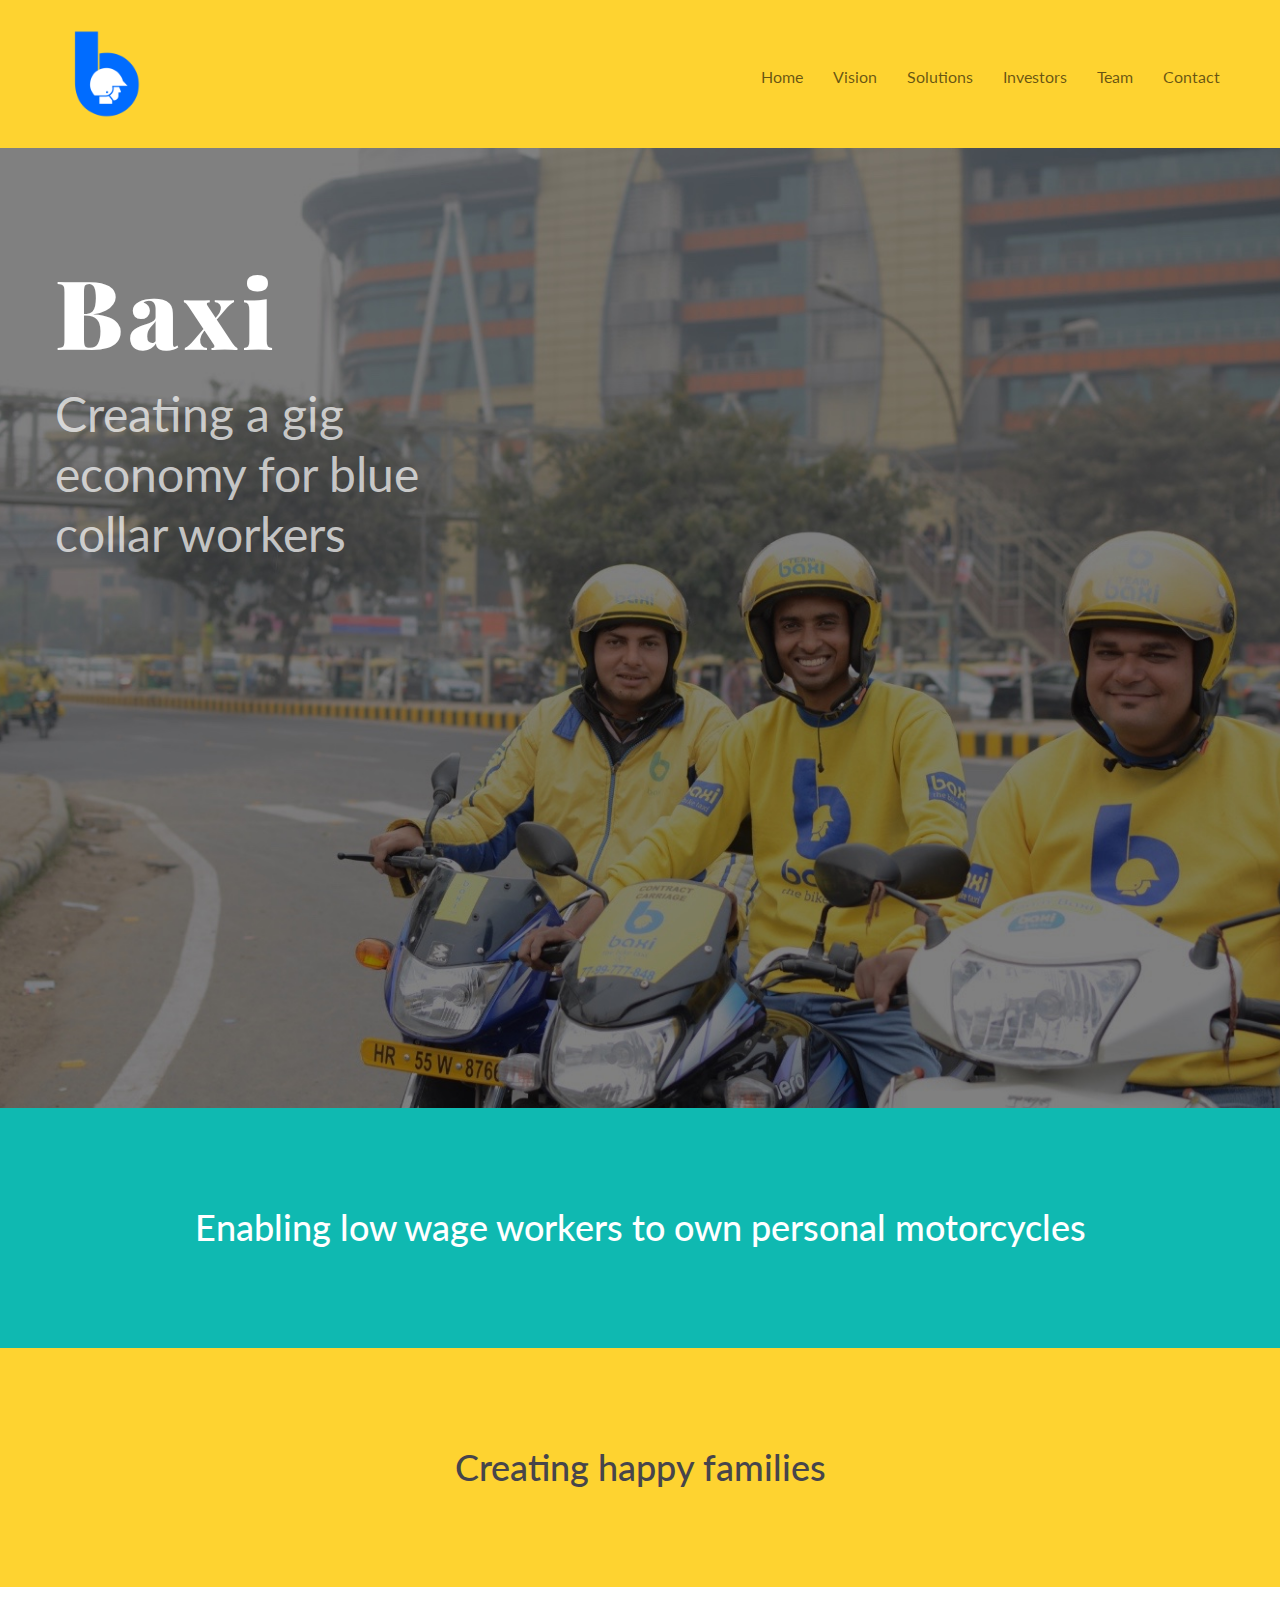
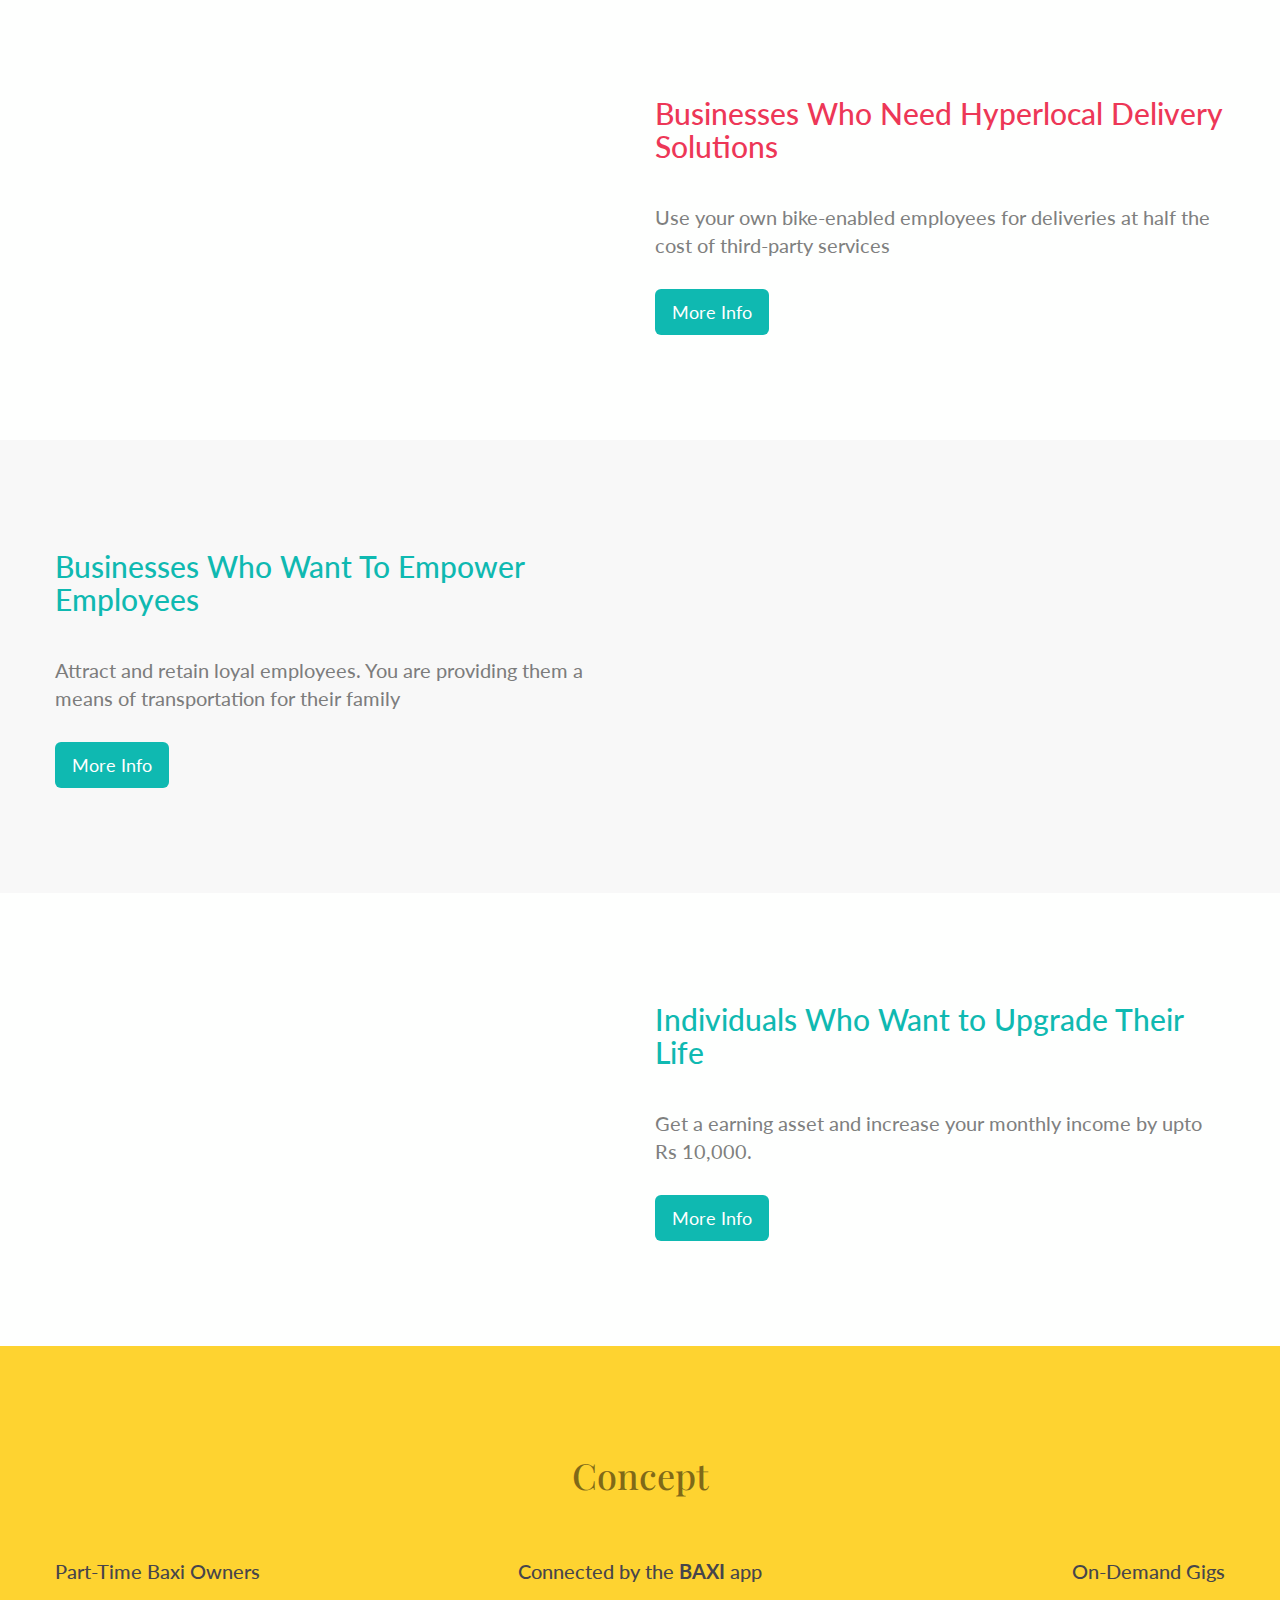
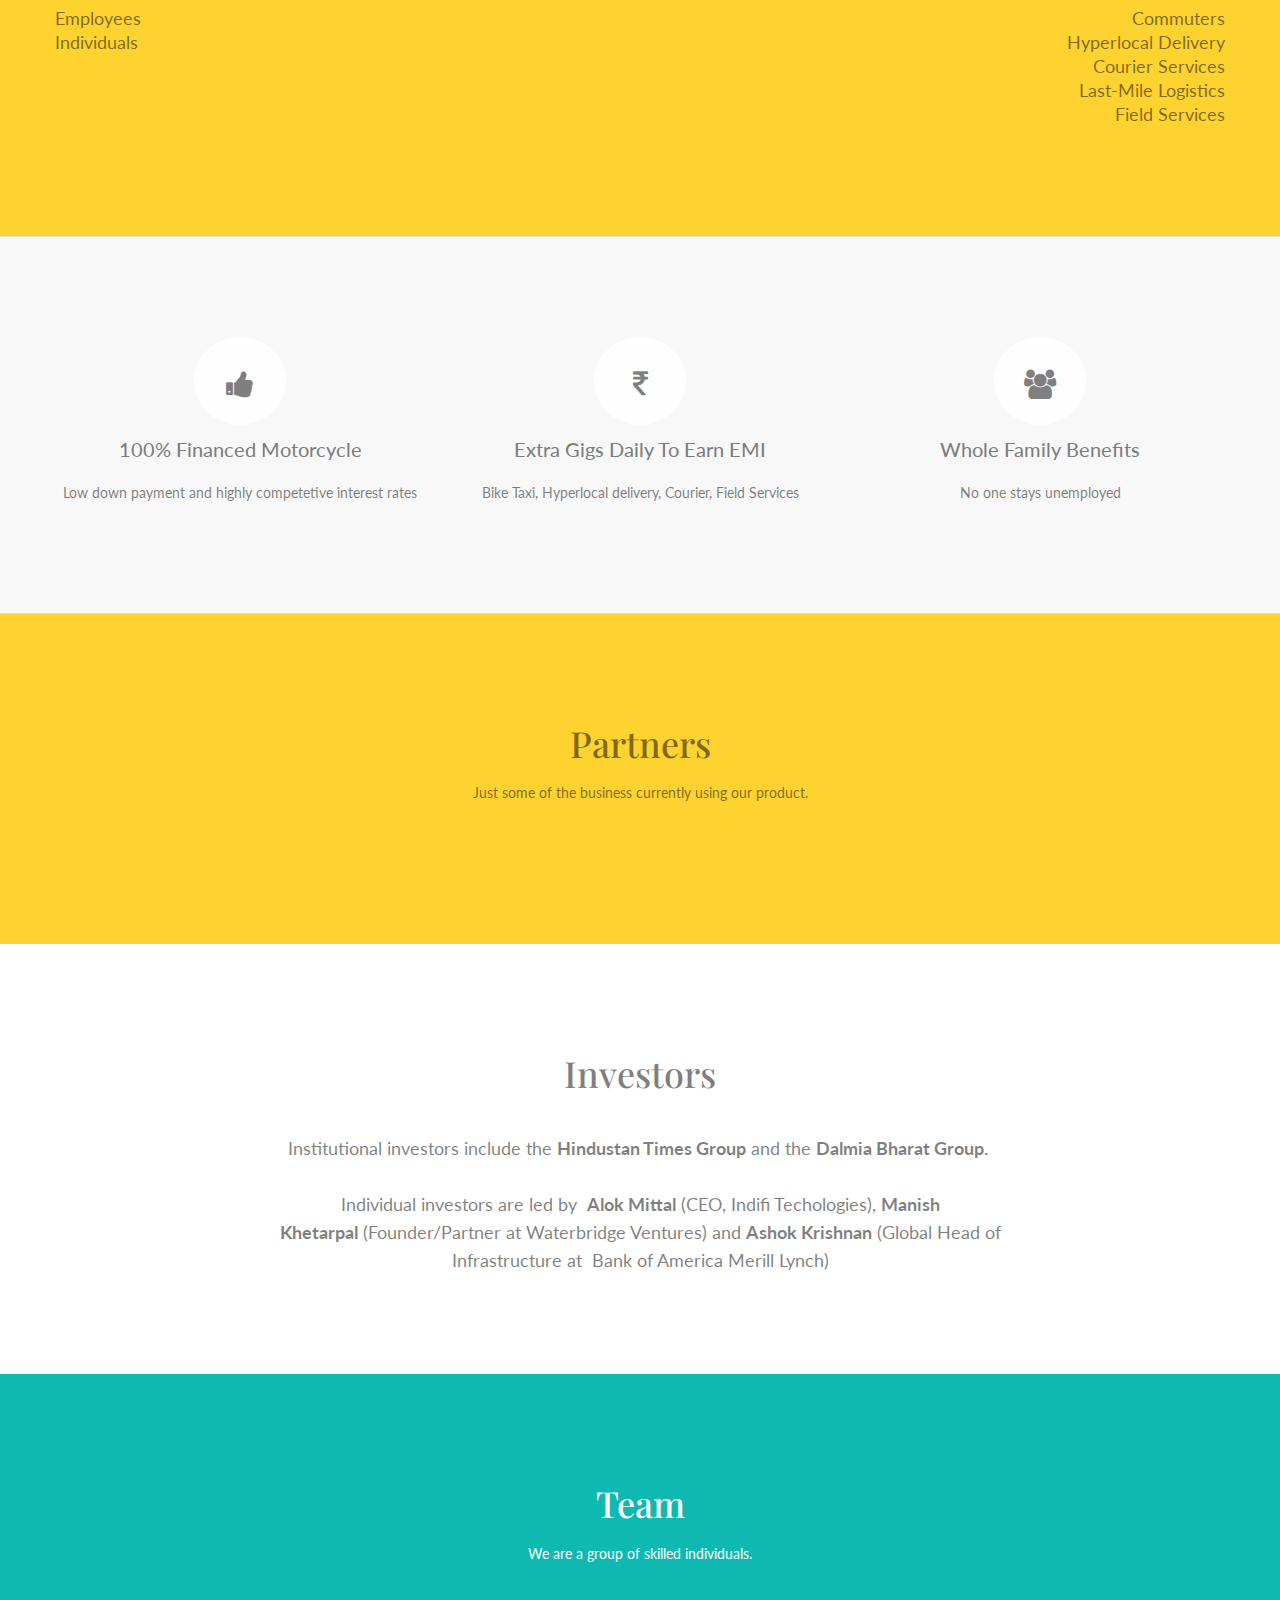
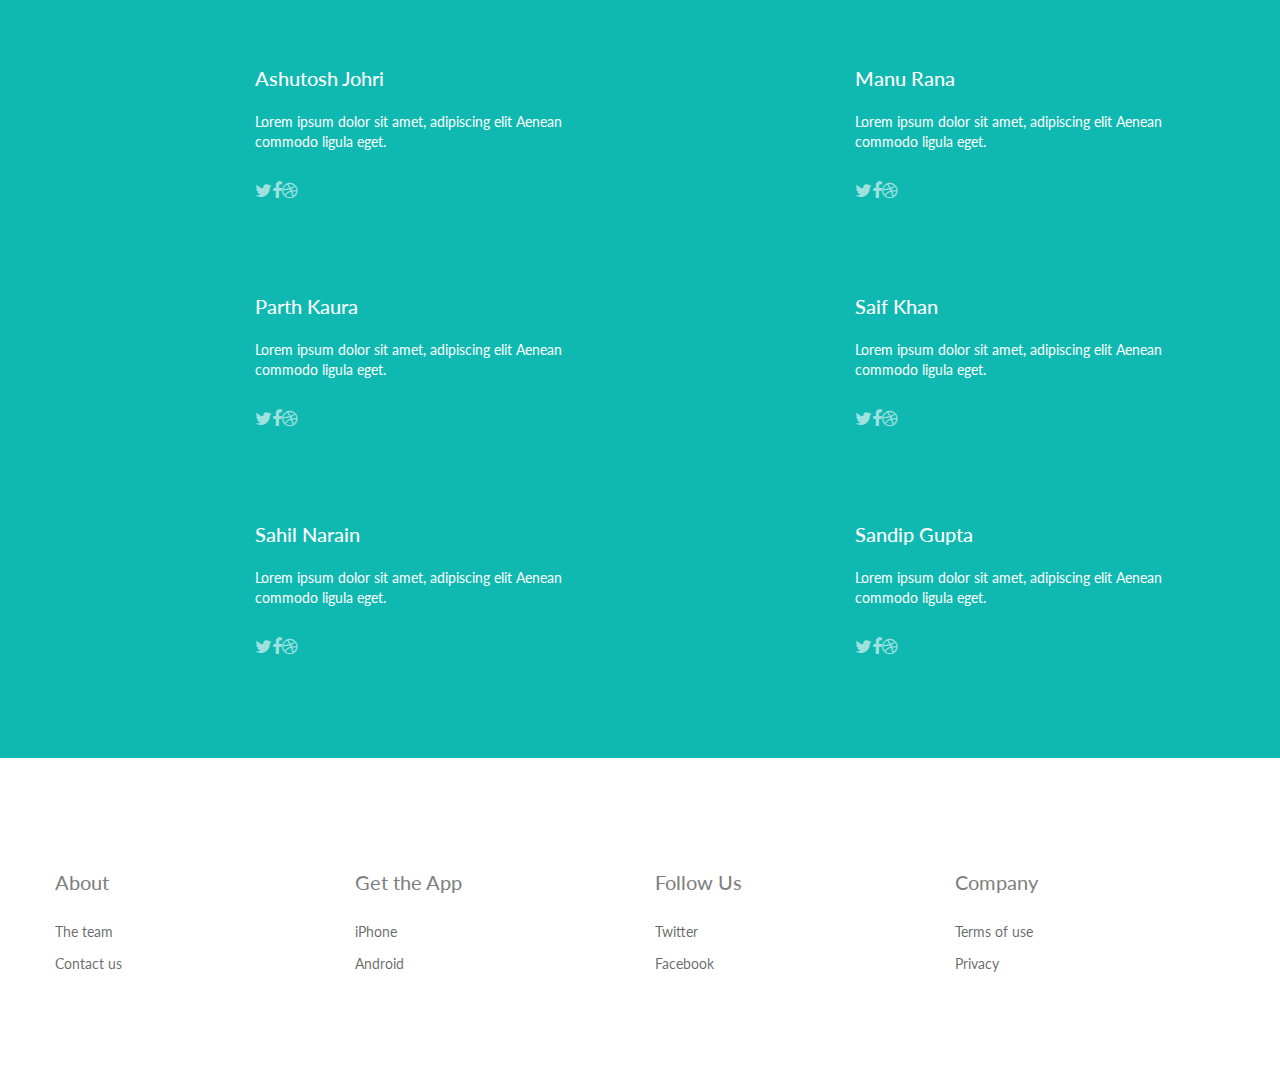
<file: index.html>
<!DOCTYPE html>
<html lang="Default">
  <head>
    <meta charset="utf-8" />
    <meta name="keywords" content="" />
    <meta name="description" content="" />
    <meta
      name="viewport"
      content="width=device-width, initial-scale=1.0, viewport-fit=cover"
    />
    <link rel="shortcut icon" type="image/png" href="favicon.png" />

    <link rel="stylesheet" type="text/css" href="./css/bootstrap.min.css" />
    <link rel="stylesheet" type="text/css" href="style.css" />
    <link rel="stylesheet" type="text/css" href="./css/font-awesome.min.css" />
    <link
      href="https://fonts.googleapis.com/css?family=Lato:100,300,400,700,900&amp;subset=latin,latin-ext"
      rel="stylesheet"
      type="text/css"
    />
    <link
      href="https://fonts.googleapis.com/css?family=Playfair+Display&amp;subset=latin,latin-ext"
      rel="stylesheet"
      type="text/css"
    />

    <script src="./js/jquery-2.1.0.min.js"></script>
    <script src="./js/bootstrap.min.js"></script>
    <script src="./js/blocs.min.js"></script>
    <script src="./js/lazysizes.min.js" defer></script>
    <title>Home</title>

    <!-- Google Analytics -->

    <!-- Google Analytics END -->
  </head>
  <body>
    <!-- Main container -->
    <div class="page-container">
      <!-- bloc-0 -->
      <div class="bloc bgc-sunglow l-bloc" id="bloc-0">
        <div class="container bloc-sm">
          <nav class="navbar row">
            <div class="navbar-header">
              <a class="navbar-brand" href="index.html"
                ><img src="img/b.png" alt="logo" height="100"
              /></a>
              <button
                id="nav-toggle"
                type="button"
                class="ui-navbar-toggle navbar-toggle"
                data-toggle="collapse"
                data-target=".navbar-1"
              >
                <span class="sr-only">Toggle navigation</span
                ><span class="icon-bar"></span><span class="icon-bar"></span
                ><span class="icon-bar"></span>
              </button>
            </div>
            <div class="navbar-collapse navbar-1 special-dropdown-nav collapse">
              <ul class="site-navigation nav navbar-nav">
                <li>
                  <a href="index.html">Home</a>
                </li>
                <li>
                  <a onclick="scrollToTarget('#bloc-vision')" id="pl-undefined"
                    >Vision</a
                  >
                </li>
                <li>
                  <a
                    onclick="scrollToTarget('#bloc-hyperlocal')"
                    id="pl-undefined"
                    >Solutions</a
                  >
                </li>
                <li>
                  <a
                    id="pl-undefined"
                    onclick="scrollToTarget('#bloc-investors')"
                    >Investors</a
                  >
                </li>
                <li>
                  <a onclick="scrollToTarget('#bloc-team')" id="pl-undefined"
                    >Team</a
                  >
                </li>
                <li>
                  <a href="index.html">Contact</a>
                </li>
              </ul>
            </div>
          </nav>
        </div>
      </div>
      <!-- bloc-0 END -->

      <!-- bloc-1 -->
      <div
        class="bloc hero bgc-white bg-DSC-3750-small-darker d-bloc"
        id="bloc-1"
      >
        <div class="container bloc-lg">
          <div class="row">
            <div class="col-sm-4">
              <h1 class="mg-md header-text">
                Baxi
              </h1>
              <p class="sub-header-text">
                Creating a gig economy for blue collar workers
              </p>
            </div>
            <div class="col-sm-4">
              <div class="divvy"></div>
            </div>
            <div class="col-sm-4"></div>
          </div>
        </div>
      </div>
      <!-- bloc-1 END -->

      <!-- bloc-vision -->
      <div class="bloc bgc-tiffany-blue d-bloc" id="bloc-vision">
        <div class="container bloc-lg">
          <div class="row">
            <div class="col-sm-12">
              <h2 class="text-center mg-clear tc-white">
                Enabling low wage workers to own personal motorcycles<br />
              </h2>
            </div>
          </div>
        </div>
      </div>
      <!-- bloc-vision END -->

      <!-- bloc-3 -->
      <div class="bloc bgc-sunglow l-bloc" id="bloc-3">
        <div class="container bloc-lg">
          <div class="row">
            <div class="col-sm-12">
              <h2 class="text-center mg-clear tc-outer-space">
                Creating happy families<br />
              </h2>
            </div>
          </div>
        </div>
      </div>
      <!-- bloc-3 END -->

      <!-- bloc-hyperlocal -->
      <div class="bloc bgc-white l-bloc" id="bloc-hyperlocal">
        <div class="container bloc-lg">
          <div class="row">
            <div class="col-sm-6">
              <img
                src="img/lazyload-ph.png"
                data-src="img/undraw_mail1_uab6.png"
                class="center-block img-responsive lazyload"
              />
            </div>
            <div class="col-sm-6">
              <h2 class="mg-lg tc-amaranth">
                Businesses Who Need Hyperlocal Delivery Solutions
              </h2>
              <h3 class="mg-sm bottom-pad">
                Use your own bike-enabled employees for deliveries at half the
                cost of third-party services
              </h3>
              <a href="index.html" class="btn btn-lg btn-tiffany-blue"
                >More Info</a
              >
            </div>
          </div>
        </div>
      </div>
      <!-- bloc-hyperlocal END -->

      <!-- bloc-employees -->
      <div class="bloc l-bloc bgc-white-smoke" id="bloc-employees">
        <div class="container bloc-lg">
          <div class="row">
            <div class="col-sm-6 col-sm-push-6">
              <img
                src="img/lazyload-ph.png"
                data-src="img/undraw_fans_gr54.png"
                class="img-responsive lazyload"
              />
            </div>
            <div class="col-sm-6 col-sm-pull-6">
              <h2 class="mg-lg tc-tiffany-blue">
                Businesses Who Want To Empower Employees
              </h2>
              <h3 class="mg-sm bottom-pad">
                Attract and retain loyal employees. You are providing them a
                means of transportation for their family
              </h3>
              <a href="index.html" class="btn btn-lg btn-tiffany-blue"
                >More Info</a
              >
            </div>
          </div>
        </div>
      </div>
      <!-- bloc-employees END -->

      <!-- bloc-individual -->
      <div class="bloc bgc-white l-bloc" id="bloc-individual">
        <div class="container bloc-lg">
          <div class="row">
            <div class="col-sm-6">
              <img
                src="img/lazyload-ph.png"
                data-src="img/undraw_eating_together_tjhx.png"
                class="center-block img-responsive lazyload"
              />
            </div>
            <div class="col-sm-6">
              <h2 class="mg-lg tc-tiffany-blue">
                Individuals Who Want to Upgrade Their Life
              </h2>
              <h3 class="mg-sm bottom-pad">
                Get a earning asset and increase your monthly income by upto Rs
                10,000.
              </h3>
              <a href="index.html" class="btn btn-lg btn-tiffany-blue"
                >More Info</a
              >
            </div>
          </div>
        </div>
      </div>
      <!-- bloc-individual END -->

      <!-- bloc-7 -->
      <div class="bloc bgc-sunglow l-bloc" id="bloc-7">
        <div class="container bloc-lg">
          <div class="row">
            <div class="col-sm-12">
              <h1 class="mg-md centered">
                Concept
              </h1>
            </div>
          </div>
          <div class="row voffset">
            <div class="col-sm-4">
              <h3 class="mg-md tc-outer-space">
                Part-Time Baxi Owners
              </h3>
              <p class="text-left">Employees <br />Individuals</p>
            </div>
            <div class="col-sm-4">
              <h3 class="mg-md text-center tc-outer-space">
                Connected by the&nbsp;<strong>BAXI</strong> app
              </h3>
              <img
                src="img/lazyload-ph.png"
                data-src="img/undraw_confirmed_81ex_2.png"
                class="img-responsive lazyload"
              />
            </div>
            <div class="col-sm-4">
              <h3 class="mg-md text-right tc-outer-space">
                On-Demand Gigs
              </h3>
              <p class="text-right">
                Commuters <br />Hyperlocal Delivery <br />Courier Services
                <br />Last-Mile Logistics <br />Field Services
              </p>
            </div>
          </div>
        </div>
      </div>
      <!-- bloc-7 END -->

      <!-- bloc-8 -->
      <div class="bloc b-divider bgc-white-smoke l-bloc" id="bloc-8">
        <div class="container bloc-lg">
          <div class="row">
            <div class="col-sm-4">
              <div class="text-center">
                <span class="fa fa-thumbs-up icon-round icon-md icon"></span>
              </div>
              <h3 class="text-center mg-md">
                100% Financed Motorcycle
              </h3>
              <p class="text-center">
                Low down payment and highly competetive interest rates
              </p>
            </div>
            <div class="col-sm-4">
              <div class="text-center">
                <span class="fa fa-inr icon-round icon-md icon"></span>
              </div>
              <h3 class="text-center mg-md">
                Extra Gigs Daily To Earn EMI
              </h3>
              <p class="text-center">
                Bike Taxi, Hyperlocal delivery, Courier, Field Services
              </p>
            </div>
            <div class="col-sm-4">
              <div class="text-center">
                <span class="fa fa-users icon-round icon-md icon"></span>
              </div>
              <h3 class="text-center mg-md">
                Whole Family Benefits
              </h3>
              <p class="text-center">
                No one stays unemployed
              </p>
            </div>
          </div>
        </div>
      </div>
      <!-- bloc-8 END -->

      <!-- bloc-9 -->
      <div class="bloc bgc-sunglow l-bloc" id="bloc-9">
        <div class="container bloc-lg">
          <div class="row">
            <div class="col-sm-12">
              <h1 class="text-center mg-md">
                Partners
              </h1>
              <p class="text-center">
                Just some of the business currently using our product.
              </p>
            </div>
          </div>
          <div class="row voffset">
            <div class="col-sm-3">
              <img
                src="img/lazyload-ph.png"
                data-src="img/google.png"
                class="img-responsive center-block lazyload"
              />
            </div>
            <div class="col-sm-3">
              <img
                src="img/lazyload-ph.png"
                data-src="img/facebook.png"
                class="img-responsive center-block lazyload"
              />
            </div>
            <div class="col-sm-3">
              <img
                src="img/lazyload-ph.png"
                data-src="img/stripe.png"
                class="img-responsive center-block lazyload"
              />
            </div>
            <div class="col-sm-3">
              <img
                src="img/lazyload-ph.png"
                data-src="img/yahoo.png"
                class="img-responsive center-block lazyload"
              />
            </div>
          </div>
        </div>
      </div>
      <!-- bloc-9 END -->

      <!-- bloc-investors -->
      <div class="bloc bgc-white l-bloc" id="bloc-investors">
        <div class="container bloc-lg">
          <div class="row">
            <div class="col-xs-12 col-md-8 col-md-offset-2">
              <h1 class="centered mg-lg">
                Investors
              </h1>
              <p class="text-center mg-clear">
                Institutional investors include the
                <strong>Hindustan Times Group</strong> and the
                <strong>Dalmia Bharat Group.</strong>&nbsp; <br />
                <br />Individual investors are led by &nbsp;<strong
                  >Alok Mittal</strong
                >&nbsp;(CEO, Indifi Techologies),
                <strong>Manish Khetarpal</strong>&nbsp;(Founder/Partner at
                Waterbridge Ventures) and
                <strong>Ashok Krishnan</strong> (Global Head of Infrastructure
                at &nbsp;Bank of America Merill Lynch)<br />
              </p>
            </div>
          </div>
        </div>
      </div>
      <!-- bloc-investors END -->

      <!-- bloc-team -->
      <div class="bloc bgc-tiffany-blue d-bloc white" id="bloc-team">
        <div class="container bloc-lg">
          <div class="row">
            <div class="col-sm-12">
              <h1 class="text-center mg-md">
                Team
              </h1>
              <p class="sub-heading text-center">
                We are a group of skilled individuals.
              </p>
            </div>
          </div>
          <div class="row voffset-lg">
            <div class="col-sm-2">
              <img
                src="img/lazyload-ph.png"
                data-src="img/placeholder-user.png"
                class="img-responsive img-circle center-block blocs-team-avatar lazyload"
              />
            </div>
            <div class="col-sm-4">
              <h3 class="mg-md">
                Ashutosh Johri
              </h3>
              <p class="blocs-team-details">
                Lorem ipsum dolor sit amet, adipiscing elit Aenean commodo
                ligula eget.
              </p>
              <br /><a href="index.html" target="_blank"
                ><span
                  class="fa fa-twitter icon-sm blocs-team-first-social"
                ></span></a
              ><a href="index.html" target="_blank"
                ><span class="fa fa-facebook icon-sm"></span></a
              ><a href="index.html" target="_blank"
                ><span class="fa fa-dribbble icon-sm"></span
              ></a>
            </div>
            <div class="col-sm-2">
              <img
                src="img/lazyload-ph.png"
                data-src="img/placeholder-user.png"
                class="img-responsive img-circle center-block blocs-team-avatar lazyload"
              />
            </div>
            <div class="col-sm-4">
              <h3 class="mg-md">
                Manu Rana
              </h3>
              <p class="blocs-team-details">
                Lorem ipsum dolor sit amet, adipiscing elit Aenean commodo
                ligula eget.
              </p>
              <br /><a href="index.html" target="_blank"
                ><span
                  class="fa fa-twitter icon-sm blocs-team-first-social"
                ></span></a
              ><a href="index.html" target="_blank"
                ><span class="fa fa-facebook icon-sm"></span></a
              ><a href="index.html" target="_blank"
                ><span class="fa fa-dribbble icon-sm"></span
              ></a>
            </div>
          </div>
          <div class="row voffset-lg">
            <div class="col-sm-2">
              <img
                src="img/lazyload-ph.png"
                data-src="img/placeholder-user.png"
                class="img-responsive img-circle center-block blocs-team-avatar lazyload"
              />
            </div>
            <div class="col-sm-4">
              <h3 class="mg-md">
                Parth Kaura
              </h3>
              <p class="blocs-team-details">
                Lorem ipsum dolor sit amet, adipiscing elit Aenean commodo
                ligula eget.
              </p>
              <br /><a href="index.html" target="_blank"
                ><span
                  class="fa fa-twitter icon-sm blocs-team-first-social"
                ></span></a
              ><a href="index.html" target="_blank"
                ><span class="fa fa-facebook icon-sm"></span></a
              ><a href="index.html" target="_blank"
                ><span class="fa fa-dribbble icon-sm"></span
              ></a>
            </div>
            <div class="col-sm-2">
              <img
                src="img/lazyload-ph.png"
                data-src="img/placeholder-user.png"
                class="img-responsive img-circle center-block blocs-team-avatar lazyload"
              />
            </div>
            <div class="col-sm-4">
              <h3 class="mg-md">
                Saif Khan
              </h3>
              <p class="blocs-team-details">
                Lorem ipsum dolor sit amet, adipiscing elit Aenean commodo
                ligula eget.
              </p>
              <br /><a href="index.html" target="_blank"
                ><span
                  class="fa fa-twitter icon-sm blocs-team-first-social"
                ></span></a
              ><a href="index.html" target="_blank"
                ><span class="fa fa-facebook icon-sm"></span></a
              ><a href="index.html" target="_blank"
                ><span class="fa fa-dribbble icon-sm"></span
              ></a>
            </div>
          </div>
          <div class="row voffset-lg voffset">
            <div class="col-sm-2">
              <img
                src="img/lazyload-ph.png"
                data-src="img/placeholder-user.png"
                class="img-responsive img-circle center-block blocs-team-avatar lazyload"
              />
            </div>
            <div class="col-sm-4">
              <h3 class="mg-md">
                Sahil Narain
              </h3>
              <p class="blocs-team-details">
                Lorem ipsum dolor sit amet, adipiscing elit Aenean commodo
                ligula eget.
              </p>
              <br /><a href="index.html" target="_blank"
                ><span
                  class="fa fa-twitter icon-sm blocs-team-first-social"
                ></span></a
              ><a href="index.html" target="_blank"
                ><span class="fa fa-facebook icon-sm"></span></a
              ><a href="index.html" target="_blank"
                ><span class="fa fa-dribbble icon-sm"></span
              ></a>
            </div>
            <div class="col-sm-2">
              <img
                src="img/lazyload-ph.png"
                data-src="img/placeholder-user.png"
                class="img-responsive img-circle center-block blocs-team-avatar lazyload"
              />
            </div>
            <div class="col-sm-4">
              <h3 class="mg-md">
                Sandip Gupta
              </h3>
              <p class="blocs-team-details">
                Lorem ipsum dolor sit amet, adipiscing elit Aenean commodo
                ligula eget.
              </p>
              <br /><a href="index.html" target="_blank"
                ><span
                  class="fa fa-twitter icon-sm blocs-team-first-social"
                ></span></a
              ><a href="index.html" target="_blank"
                ><span class="fa fa-facebook icon-sm"></span></a
              ><a href="index.html" target="_blank"
                ><span class="fa fa-dribbble icon-sm"></span
              ></a>
            </div>
          </div>
        </div>
      </div>
      <!-- bloc-team END -->

      <!-- ScrollToTop Button -->
      <a class="bloc-button btn btn-d scrollToTop" onclick="scrollToTarget('1')"
        ><span class="fa fa-chevron-up"></span
      ></a>
      <!-- ScrollToTop Button END-->

      <!-- Footer - bloc-12 -->
      <div class="bloc bgc-white l-bloc" id="bloc-12">
        <div class="container bloc-lg">
          <div class="row">
            <div class="col-sm-3">
              <h3 class="mg-md bloc-mob-center-text">
                About
              </h3>
              <a href="index.html" class="a-btn a-block bloc-mob-center-text"
                >The team</a
              ><a href="index.html" class="a-btn a-block bloc-mob-center-text"
                >Contact us</a
              >
            </div>
            <div class="col-sm-3">
              <h3 class="mg-md bloc-mob-center-text">
                Get the App
              </h3>
              <a href="index.html" class="a-btn a-block bloc-mob-center-text"
                >iPhone</a
              ><a href="index.html" class="a-btn a-block bloc-mob-center-text"
                >Android</a
              >
            </div>
            <div class="col-sm-3">
              <h3 class="mg-md bloc-mob-center-text">
                Follow Us
              </h3>
              <a href="index.html" class="a-btn a-block bloc-mob-center-text"
                >Twitter</a
              ><a href="index.html" class="a-btn a-block bloc-mob-center-text"
                >Facebook</a
              >
            </div>
            <div class="col-sm-3">
              <h3 class="mg-md bloc-mob-center-text">
                Company
              </h3>
              <a href="index.html" class="a-btn a-block bloc-mob-center-text"
                >Terms of use</a
              ><a href="index.html" class="a-btn a-block bloc-mob-center-text"
                >Privacy</a
              >
            </div>
          </div>
        </div>
      </div>
      <!-- Footer - bloc-12 END -->
    </div>
    <!-- Main container END -->

    <!-- Preloader -->
    <div id="page-loading-blocs-notifaction"></div>
    <!-- Preloader END -->
  </body>
</html>
</file>
<file: style.css>
/*-----------------------------------------------------------------------------------
	    site2
        Built with Blocs
-----------------------------------------------------------------------------------*/

body{
	margin:0;
	padding:0;
    background:#FFF;
    overflow-x:hidden;
    -webkit-font-smoothing: antialiased;
    -moz-osx-font-smoothing: grayscale;
}
a,button{transition: all .3s ease-in-out;outline: none!important;} /* Prevent ugly blue glow on chrome and safari */
a:hover{text-decoration: none; cursor:pointer;}

#page-loading-blocs-notifaction{position: fixed;top: 0;bottom: 0;width: 100%;z-index:100000;background:#FFFFFF url("img/pageload-spinner.gif") no-repeat center center;}

/* = Blocs
-------------------------------------------------------------- */

.bloc{
	width:100%;
	clear:both;
	background: 50% 50% no-repeat;
	padding:0 50px;
	-webkit-background-size: cover;
	-moz-background-size: cover;
	-o-background-size: cover;
	background-size: cover;
	position:relative;
}
.bloc .container{
	padding-left:0;
	padding-right:0;
}


/* Sizes */

.bloc-lg{
	padding:100px 50px;
}
.bloc-sm{
	padding:20px 50px;
}


/* Dark theme */

.d-bloc{
	color:rgba(255,255,255,.7);
}
.d-bloc button:hover{
	color:rgba(255,255,255,.9);
}
.d-bloc .icon-round,.d-bloc .icon-square,.d-bloc .icon-rounded,.d-bloc .icon-semi-rounded-a,.d-bloc .icon-semi-rounded-b{
	border-color:rgba(255,255,255,.9);
}
.d-bloc .divider-h span{
	border-color:rgba(255,255,255,.2);
}
.d-bloc .a-btn,.d-bloc .navbar a,.d-bloc .navbar-brand, .d-bloc a .icon-sm, .d-bloc a .icon-md, .d-bloc a .icon-lg, .d-bloc a .icon-xl, .d-bloc h1 a, .d-bloc h2 a, .d-bloc h3 a, .d-bloc h4 a, .d-bloc h5 a, .d-bloc h6 a, .d-bloc p a{
	color:rgba(255,255,255,.6);
}
.d-bloc .a-btn:hover,.d-bloc .navbar a:hover,.d-bloc .navbar-brand:hover,.d-bloc a:hover .icon-sm, .d-bloc a:hover .icon-md, .d-bloc a:hover .icon-lg, .d-bloc a:hover .icon-xl, .d-bloc h1 a:hover, .d-bloc h2 a:hover, .d-bloc h3 a:hover, .d-bloc h4 a:hover, .d-bloc h5 a:hover, .d-bloc h6 a:hover, .d-bloc p a:hover{
	color:rgba(255,255,255,1);
}
.d-bloc .navbar-toggle .icon-bar{
	background:rgba(255,255,255,1);
}
.d-bloc .btn-wire,.d-bloc .btn-wire:hover{
	color:rgba(255,255,255,1);
	border-color:rgba(255,255,255,1);
}
.d-bloc .panel{
	color:rgba(0,0,0,.5);
}
.d-bloc .panel button:hover{
	color:rgba(0,0,0,.7);
}
.d-bloc .panel icon{
	border-color:rgba(0,0,0,.7);
}
.d-bloc .panel .divider-h span{
	border-color:rgba(0,0,0,.1);
}
.d-bloc .panel .a-btn{
	color:rgba(0,0,0,.6);
}
.d-bloc .panel .a-btn:hover{
	color:rgba(0,0,0,1);
}
.d-bloc .panel .btn-wire, .d-bloc .panel .btn-wire:hover{
	color:rgba(0,0,0,.7);
	border-color:rgba(0,0,0,.3);
}


/* Light theme */

.d-bloc .panel,.l-bloc{
	color:rgba(0,0,0,.5);
}
.d-bloc .panel button:hover,.l-bloc button:hover{
	color:rgba(0,0,0,.7);
}
.l-bloc .icon-round,.l-bloc .icon-square,.l-bloc .icon-rounded,.l-bloc .icon-semi-rounded-a,.l-bloc .icon-semi-rounded-b{
	border-color:rgba(0,0,0,.7);
}
.d-bloc .panel .divider-h span,.l-bloc .divider-h span{
	border-color:rgba(0,0,0,.1);
}
.d-bloc .panel .a-btn,.l-bloc .a-btn,.l-bloc .navbar a,.l-bloc .navbar-brand,.l-bloc a .icon-sm, .l-bloc a .icon-md, .l-bloc a .icon-lg, .l-bloc a .icon-xl, .l-bloc h1 a, .l-bloc h2 a, .l-bloc h3 a, .l-bloc h4 a, .l-bloc h5 a, .l-bloc h6 a, .l-bloc p a{
	color:rgba(0,0,0,.6);
}
.d-bloc .panel .a-btn:hover,.l-bloc .a-btn:hover,.l-bloc .navbar a:hover, .l-bloc .navbar-brand:hover, .l-bloc a:hover .icon-sm, .l-bloc a:hover .icon-md, .l-bloc a:hover .icon-lg, .l-bloc a:hover .icon-xl, .l-bloc h1 a:hover, .l-bloc h2 a:hover, .l-bloc h3 a:hover, .l-bloc h4 a:hover, .l-bloc h5 a:hover, .l-bloc h6 a:hover, .l-bloc p a:hover{
	color:rgba(0,0,0,1);
}
.l-bloc .navbar-toggle .icon-bar{
	color:rgba(0,0,0,.6);
}
.d-bloc .panel .btn-wire,.d-bloc .panel .btn-wire:hover,.l-bloc .btn-wire,.l-bloc .btn-wire:hover{
	color:rgba(0,0,0,.7);
	border-color:rgba(0,0,0,.3);
}

/* Row Margin Offsets */

.voffset{
	margin-top:30px;
}
.voffset-lg{
	margin-top:80px;
}
/* Dividers */

.b-divider{
	border-top:1px solid rgba(0,0,0,.1);
	border-bottom:1px solid rgba(0,0,0,.1);
}

/* Bloc text custom styling */

#bloc-1 p{
	font-family: Lato;
	font-weight: 400;
	line-height: 60px;
}
#bloc-vision h2{
	font-size: 36px;
}
#bloc-3 h2{
	font-size: 36px;
}
#bloc-7 p{
	font-size: 18px;
	line-height: 24px;
}
#bloc-7 h3{
	line-height: 30px;
}
#bloc-investors p{
	font-size: 18px;
	line-height: 28px;
}

/* = NavBar
-------------------------------------------------------------- */

.navbar{
	margin-bottom: 0;
	z-index:1;
}
.navbar-brand{
	height:auto;
	padding:3px 15px;
	font-size:25px;
	font-weight:normal;
	font-weight:600;
	line-height:44px;
}
.navbar-brand img{
	max-height: 200px;
	margin: 0 5px 0 0;
	display:inline;
}
.navbar-brand img[src$=svg]{
	min-width:100px;
}
.nav-center .navbar-brand img{
	margin:0;
}
.navbar .nav{
	padding-top: 2px;
	margin-right: -16px;
	float:right;
	z-index:1;
}
.nav > li{
	float:left;
	margin-top:4px;
	font-size:16px;
}
.navbar-nav .open .dropdown-menu > li > a{
	text-align: inherit;
}
.nav > li a:hover, .nav > li a:focus{
	background:transparent;
}
.navbar-toggle{
	margin: 10px 10px 0 0;
	border: 0px;
}
.navbar-toggle:hover{
	background:transparent!important;
}
.navbar-toggle .icon-bar{
	background-color: rgba(0,0,0,.5);
	width: 26px;
}
 /* Inverted navbar */

.nav-invert .navbar .nav{
	float:left;
}
.nav-invert .navbar-header, .nav-invert .navbar-brand{
	float:right;
	position:relative;
	z-index:2;
}
@media (min-width: 768px){
	.site-navigation{
		position:absolute;
		top:50%;
		right:20px;
		transform:translate(0, -50%);
		-webkit-transform:translateY(-50%);
	}
	.nav > li .dropdown-menu a,.nav > li .dropdown-menu a:hover{
		color:#484848;
	}
	.nav-invert .site-navigation{
		left:0;
		right:0;
	}
	.nav-center{
		text-align:center;
	}
	.nav-center .navbar-header{
		width:100%;
	}
	.nav-center .navbar-header, .nav-center .navbar-brand, .nav-center .nav > li{
		float: none;
		display:inline-block;
	}
	.nav-center .site-navigation{
		position:relative;
		width:100%;
		right:0;
		margin-right:0px;
		margin-top:20px;
	}
.nav-center.mini-nav .navbar-toggle{
	float:none;
	margin: 10px auto 0;
	}
}
.nav > li > .dropdown a{
	background: none!important;
	display: block;
	padding: 14px 15px;
}

nav .caret{
	margin: 0 5px;
}
/* Dropdown Menus SubMenu */
	.dropdown-menu .dropdown-menu{
	top:-8px;
	left:100%;
}
.dropdown-menu .dropmenu-flow-right{
	top:100%;
	left:0;
	margin-left: -1px;
	border-top-left-radius: 0;
	border-top-right-radius: 0;
}
.dropdown-menu .dropdown span{
	border: 4px solid black;
	border-top-color:transparent;
	border-right-color:transparent;
	border-bottom-color:transparent;
	margin: 6px -5px 0 0!important;
	float: right;
}

/* = Bric adjustment margins
-------------------------------------------------------------- */

.mg-clear{
	margin:0;
}
.mg-sm{
	margin-top:10px;
	margin-bottom:5px;
}
.mg-md{
	margin-top:10px;
	margin-bottom:20px;
}
.mg-lg{
	margin-top:10px;
	margin-bottom:40px;
}

/* = Buttons
-------------------------------------------------------------- */

.btn{
	margin: 0 5px 5px 0;
}
.btn.pull-right{
	margin: 0 0 5px 5px;
}
.btn-d,.btn-d:hover,.btn-d:focus{
	color:#FFF;
	background:rgba(0,0,0,.3);
}

/* Prevent ugly blue glow on chrome and safari */
button{
	outline: none!important;
}

.a-btn{
	padding: 6px 10px 6px 0;
	line-height: 1.42857143;
	display:inline-block;
}
.text-center .a-btn{
	padding: 6px 0;
}
.a-block{
	width:100%;
	text-align:left;
}
.text-center .a-block{
	text-align:center;
}

/* = Icons
-------------------------------------------------------------- */
.icon-sm{
	font-size:18px!important;
}
.icon-md{
	font-size:30px!important;
}
.icon-round{
	margin:0 auto;
	border:2px solid transparent;
	border-radius: 50%;
	padding: 32px 30px 26px 30px;
	min-width:80px;
}
.icon-round.icon-md,.icon-square.icon-md,.icon-rounded.icon-md{
	min-width: 92px;
}
.icon-round.icon-lg,.icon-square.icon-lg,.icon-rounded.icon-lg{
	min-width: 122px;
}
.icon-round.icon-xl,.icon-square.icon-xl,.icon-rounded.icon-xl{
	min-width: 162px;
}




.panel-sq, .panel-sq .panel-heading, .panel-sq .panel-footer{
	border-radius:0;
}
.panel-rd{
	border-radius:30px;
}
.panel-rd .panel-heading{
	border-radius:29px 29px 0 0;
}
.panel-rd .panel-footer{
	border-radius:0 0 29px 29px;
}





/* ScrollToTop button */

.scrollToTop{
	width:40px;
	height:40px;
	position:fixed;
	bottom:20px;
	right:20px;
	opacity: 0;
	z-index: 500;
	transition: all .3s ease-in-out;
}
.scrollToTop span{
	margin-top: 6px;
}
.showScrollTop{
	font-size: 14px;
	opacity: 1;
}

/* = Custom Styling
-------------------------------------------------------------- */

h1,h2,h3,h4,h5,h6,p,label,.btn,a{
	font-family:"Lato";
}
.container{
	max-width:1170px;
}
.hero{
	height:960px;
	background-repeat:repeat;
	background-color:transparent;
}
.hero:hover{
}
.header-text{
	font-size:96px;
	color:#FFFFFF!important;
	background-color:transparent;
	font-weight:900;
	text-transform:none;
	letter-spacing:5px;
}
.sub-header-text{
	font-size:48px;
}
.bloc-group-text-vc{
	font-size:50px;
	margin-top:20%;
}
.bottom-pad{
	margin-bottom:30px;
}
.statement-bloc-text{
	line-height:38px;
	font-style:italic;
	font-size:28px;
	text-align:center;
	font-weight:lighter;
}
.centered{
	text-align:center;
}
.white{
	color:#FEFFFE!important;
}
.device-bloc-text-vc{
	font-size:50px;
}
h1{
	font-family:"Playfair Display";
}
.border{
	border-style:solid;
	border-width:1px 1px 1px 1px;
	border-radius:2px 2px 2px ;
}
.dark-text{
	color:rgba(0,0,0,0.8)!important;
}
.divvy{
	width:250px;
}
.icon{
	background-color:rgba(255,255,255,0.8);
	border-width:0px 0px 0px 0px;
}
h3{
	font-size:20px;
	line-height:28px;
}

/* = Colour
-------------------------------------------------------------- */

/* Background colour styles */

.bgc-sunglow{
	background-color:#FED330;
}
.bgc-tiffany-blue{
	background-color:#0FB9B1;
}
.bgc-white{
	background-color:#FEFFFE;
}
.bgc-white-smoke{
	background-color:#F8F8F8;
}

/* Text colour styles */

.tc-white{
	color:#FFFFFF!important;
}
.tc-outer-space{
	color:#47454B!important;
	!important}.tc-amaranth{
	color:#ED3757!important;
}
.tc-tiffany-blue{
	color:#0FB9B1!important;
}

/* Button colour styles */

.btn-tiffany-blue{
	background:#0FB9B1;
	color:#FFFFFF!important;
}
.btn-tiffany-blue:hover{
	background:#0c948e!important;
	color:#FFFFFF!important;
}

/* Bloc image backgrounds */

.bg-DSC-3750-small-darker{
	background-image:url("img/DSC_3750_small_darker.jpg");
}




/* = Mobile adjustments 
-------------------------------------------------------------- */
@media (max-width: 1024px)
{
    .bloc{
        padding-left: 20px; 
        padding-right: 20px;  
    }
    .bloc.full-width-bloc, .bloc-tile-2.full-width-bloc .container, .bloc-tile-3.full-width-bloc .container, .bloc-tile-4.full-width-bloc .container{
        padding-left: 0; 
        padding-right: 0;  
    }
}
@media (max-width: 992px) and (min-width: 768px)
{
    .navbar .nav{
		max-width:80%
    }
	.nav-center.navbar .nav{
		max-width:100%
    }
}
@media only screen and (min-device-width : 768px) and (max-device-width : 1024px) and (orientation : landscape) {.b-parallax{background-attachment:scroll;}}
@media only screen and (min-device-width: 1024px) and (max-device-width: 1366px) and (-webkit-min-device-pixel-ratio: 1.5) {.b-parallax{background-attachment:scroll;}}
@media (max-width: 991px)
{
    .container{width:100%;}
    .b-parallax{background-attachment:scroll;}
    .page-container, #hero-bloc{overflow-x: hidden;position: relative;} /* Prevent unwanted side scroll on mobile */
    .bloc{padding-left: constant(safe-area-inset-left);padding-right: constant(safe-area-inset-right);} /* iPhone X Notch Support*/
    .bloc-group, .bloc-group .bloc{display:block;width:100%;}
    .bloc-fill-screen .fill-bloc-top-edge, .bloc-fill-screen .fill-bloc-bottom-edge{padding:0 20px;padding-left: constant(safe-area-inset-left);padding-right: constant(safe-area-inset-right);}
}
@media (max-width: 767px)
{
    .page-container{
        overflow-x: hidden;
        position:relative;
    }
    h1,h2,h3,h4,h5,h6,p,#disqus_thread{
        padding-left:10px!important; 
        padding-right:10px!important; 
    }
    .b-parallax{
        background-attachment:scroll;
    }
    .navbar .nav{
        padding-top: 0;
        border-top:1px solid rgba(0,0,0,.2);
        float:none!important;
    }
    .navbar.row{
        margin-left: 0;
        margin-right: 0;
    }
    .site-navigation{
	   position:inherit;
	   transform:none;
	   -webkit-transform:none;
	   -ms-transform:none;
    }  
    .nav > li{
        margin-top: 0;
        border-bottom:1px solid rgba(0,0,0,.1);
        background:rgba(0,0,0,.05);
        text-align: left;
        padding-left:15px;
        width:100%;
    }
    .nav > li:hover{
        background:rgba(0,0,0,.08);
    }
    .dropdown .dropdown a .caret{   
        float: none;
        margin: 5px 0 0 10px!important;
        border: 4px solid black;
        border-bottom-color: transparent;
        border-right-color: transparent;
        border-left-color: transparent;
    }
    
    #hero-bloc .navbar .nav{
        background:rgba(0,0,0,.8);
    }
    #hero-bloc .navbar .nav a{
        color:rgba(255,255,255,.6);
    }
    .hero{
        padding:50px 0;
    }
    .hero-nav{
        left:-1px;
        right:-1px;
    }
    .navbar-collapse{
        padding:0;
        overflow-x: hidden;
        -webkit-box-shadow: none;
        box-shadow: none;
    }
    .navbar-brand img{
        max-height: 40px;
        width:auto;   
    }
    .nav-invert .navbar-header{
        float: none;
        width:100%;
    }
    .nav-invert .navbar-toggle{
        float:left; 
        margin-left:10px;
    }
    .bloc{
        padding-left: 0; 
        padding-right: 0;
    }
    .bloc-xxl,.bloc-xl,.bloc-lg{
        padding: 40px 0;
    }
    .bloc-sm,.bloc-md{
        padding-left: 0; 
        padding-right: 0;
    }
    .bloc-tile-2 .container, .bloc-tile-3 .container, .bloc-tile-4 .container, .bloc-fill-screen .fill-bloc-top-edge, .bloc-fill-screen .fill-bloc-bottom-edge{
        padding-left:0;padding-right:0;
    }
    .a-block{
        padding:0 10px;
    }
    .btn-dwn{
       display:none; 
    }
    .voffset{
        margin-top:5px;
    }
    .voffset-md{
        margin-top:20px;
    }
    .voffset-lg{
        margin-top:30px;
    }
    form{
        padding:5px;
    }
    .close-lightbox{
        display:inline-block;
    }
    .video-bg-container{
        display:none;
    }
    .blocsapp-device-iphone5{
	   background-size: 216px 425px;
	   padding-top:60px;
	   width:216px;
	   height:425px;
    }
    .blocsapp-device-iphone5 img{
	   width: 180px;
	   height: 320px;
    }
}

@media (max-width: 400px)
{    
    .bloc{
        padding-left: 0; 
        padding-right: 0;
    }
}

@media (max-width: 991px){
	.bloc-group-text-vc{
	margin-top:0%;
}
 }
/* Drop Down Navigation */
@media (min-width: 767px) and (max-width: 991px){
	
.mini-nav .special-dropdown-nav .site-navigation{
	display: block;
	position: absolute;
	top: 80%;
	z-index: 1000;
	float: left;
	min-width: 160px;
	padding: 5px 0;
	margin: 2px 0 0;
	font-size: 14px;
	text-align: left;
	list-style: none;
	background-color: #fff;
	-webkit-background-clip: padding-box;
	background-clip: padding-box;
	border: 1px solid #ccc;
	border: 1px solid rgba(0,0,0,.15);
	border-radius: 4px;
	-webkit-box-shadow: 0 6px 12px rgba(0,0,0,.175);
	box-shadow: 0 6px 12px rgba(0,0,0,.175);
}
.mini-nav .special-dropdown-nav .site-navigation li{
	width:100%;
}
.special-dropdown-nav.collapsing{
	transition: height 0.001s;
}
.mini-nav .special-dropdown-nav .site-navigation li a{
	color: rgba(0,0,0,.6)!important;
}
 }
@media (max-width: 767px){
	.bloc-group-text-vc{
	margin-top:0%;
}
.bloc-mob-center-text{
	text-align:center;
}
.blocs-team-avatar{
	max-width:280px;
}
.blocs-team-header{
	text-align:center;
}
.blocs-team-details{
	text-align:center;
}
.blocs-team-first-social{
	margin-left:41%;
}
.blocs-mob-center-text{
	text-align:center;
}
 }
</file>
